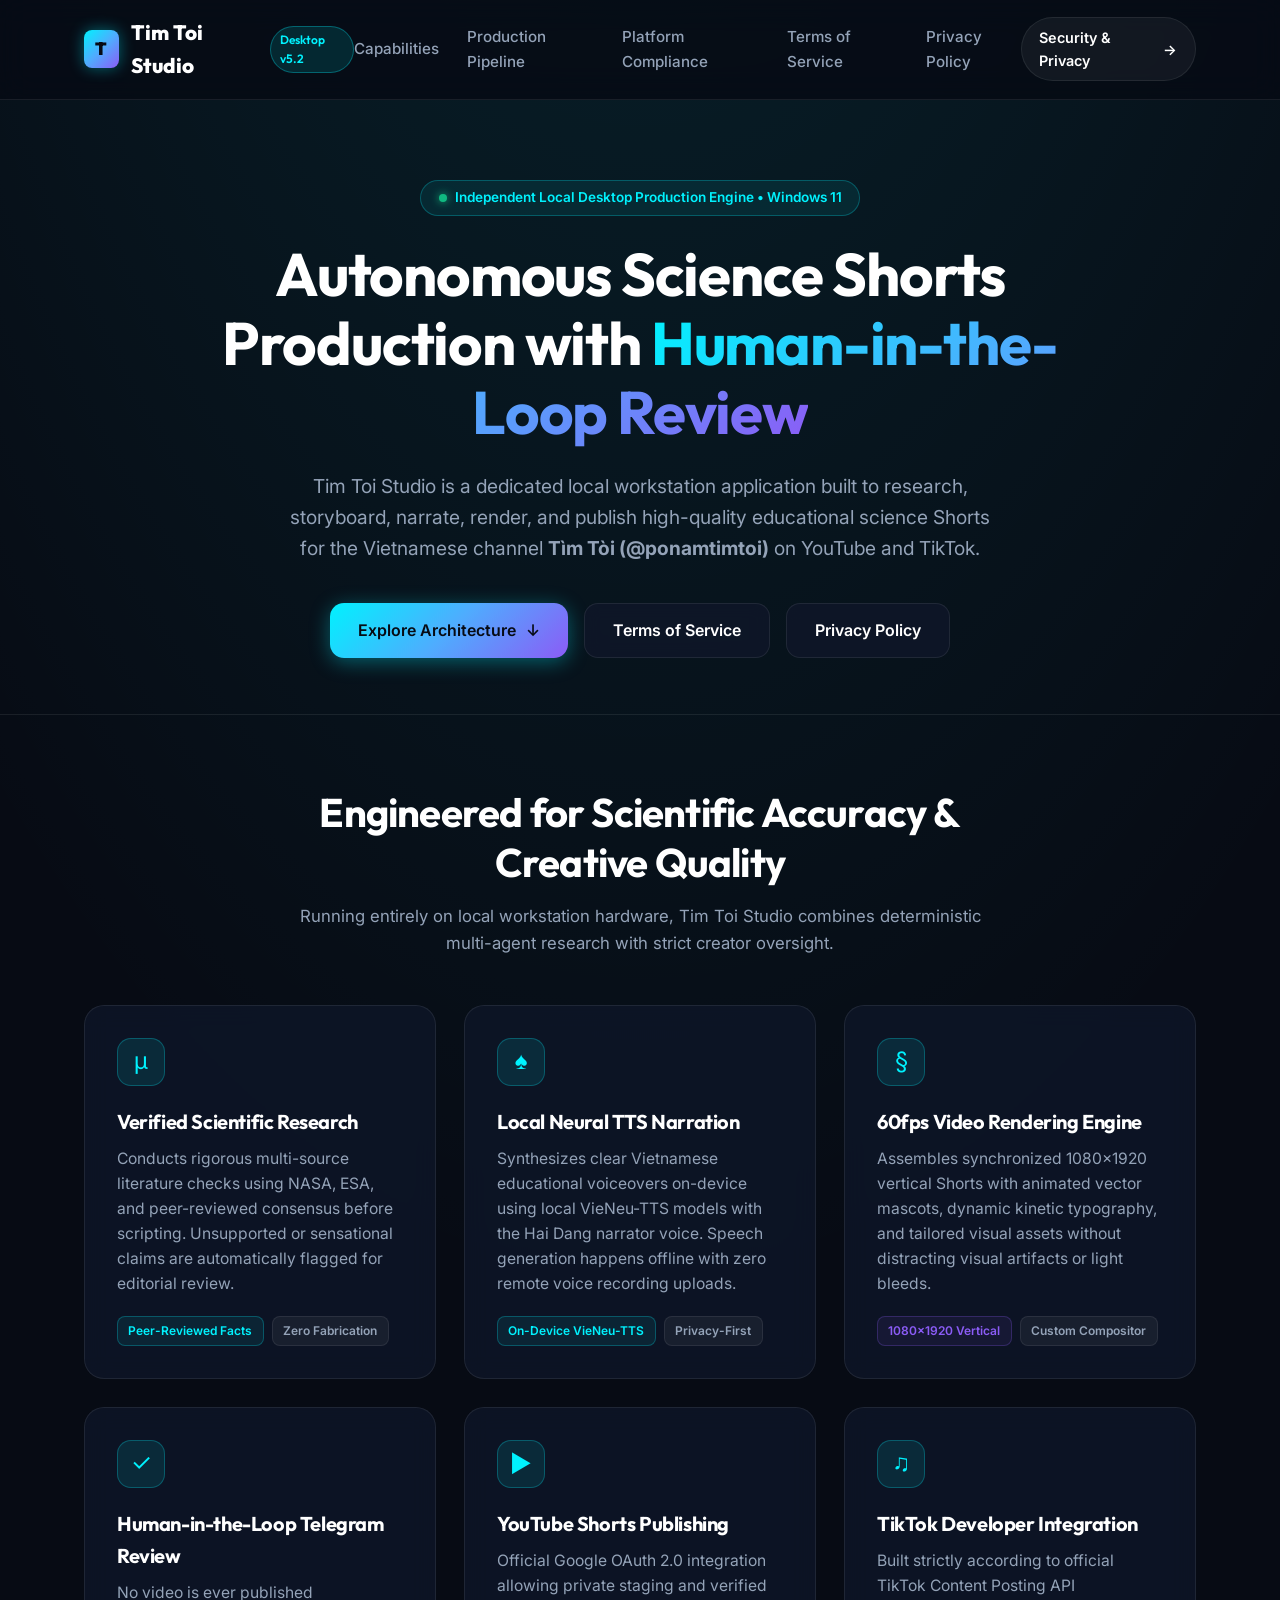
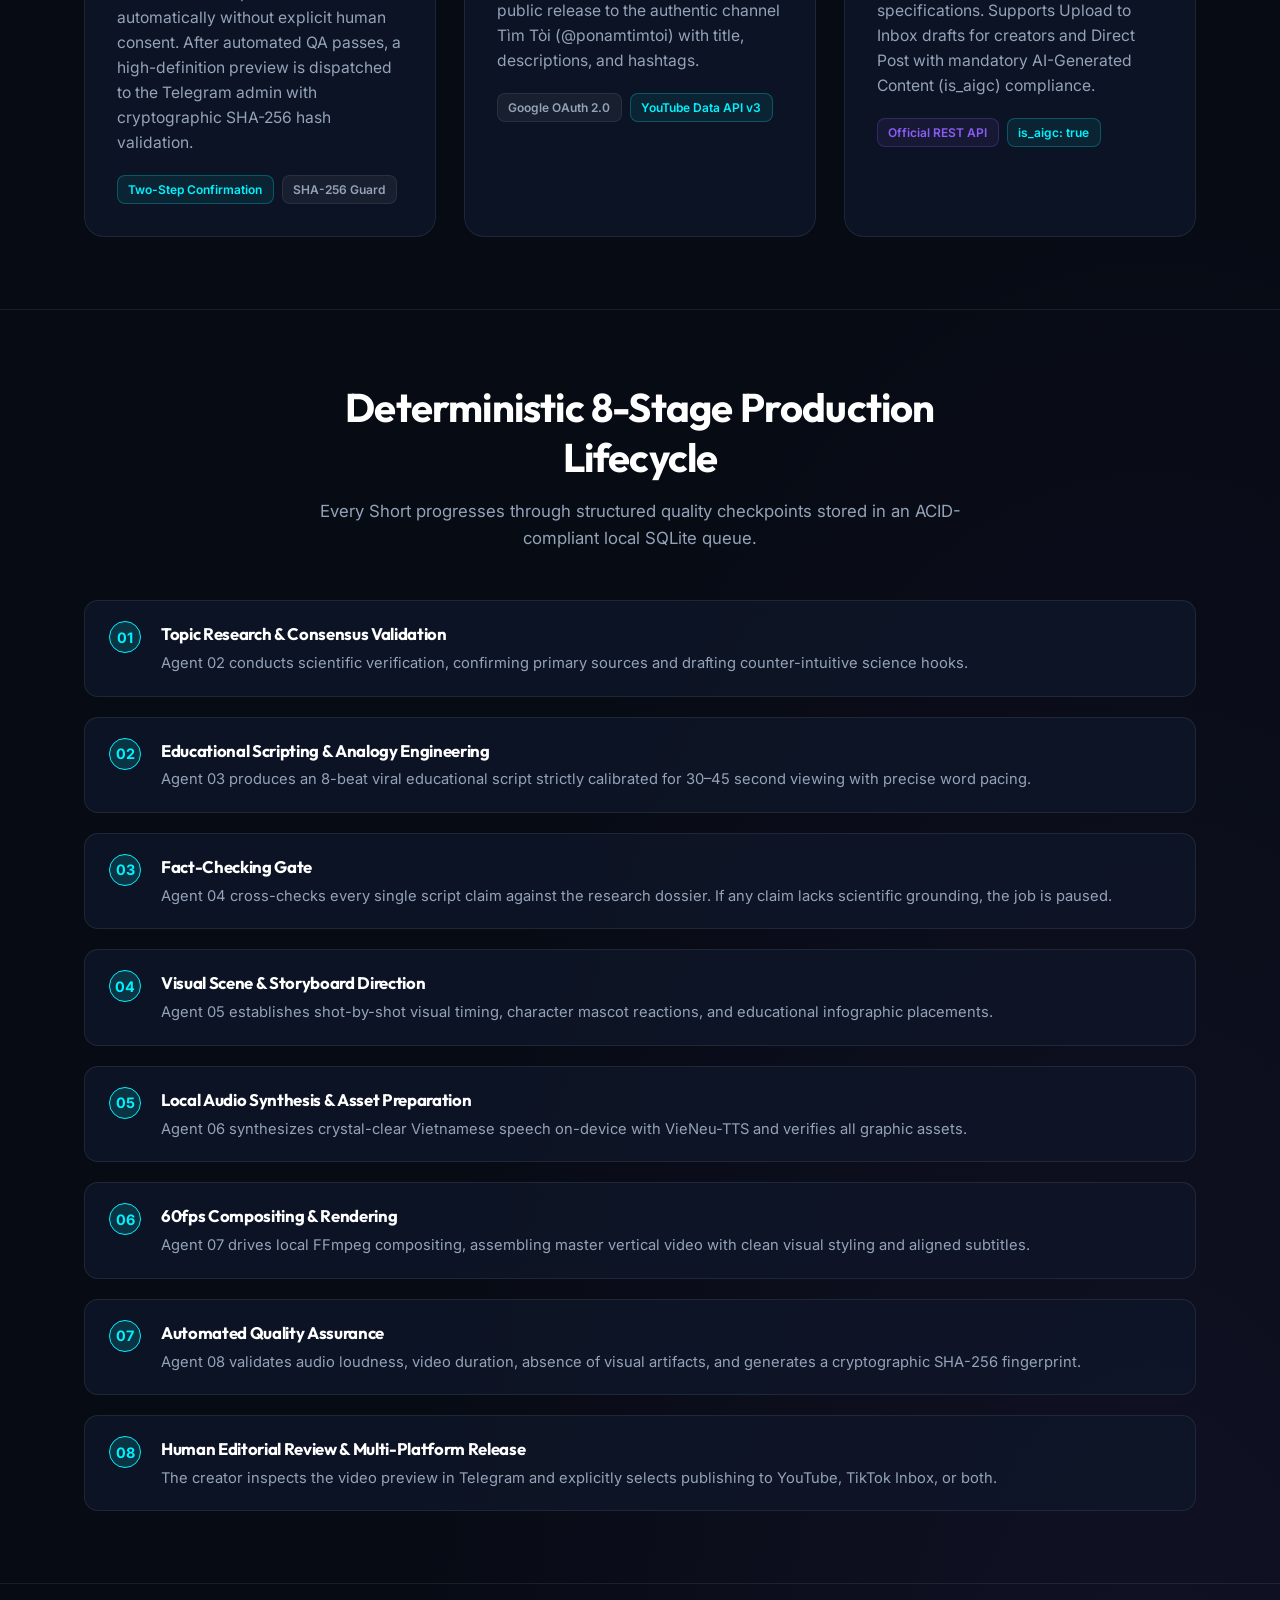
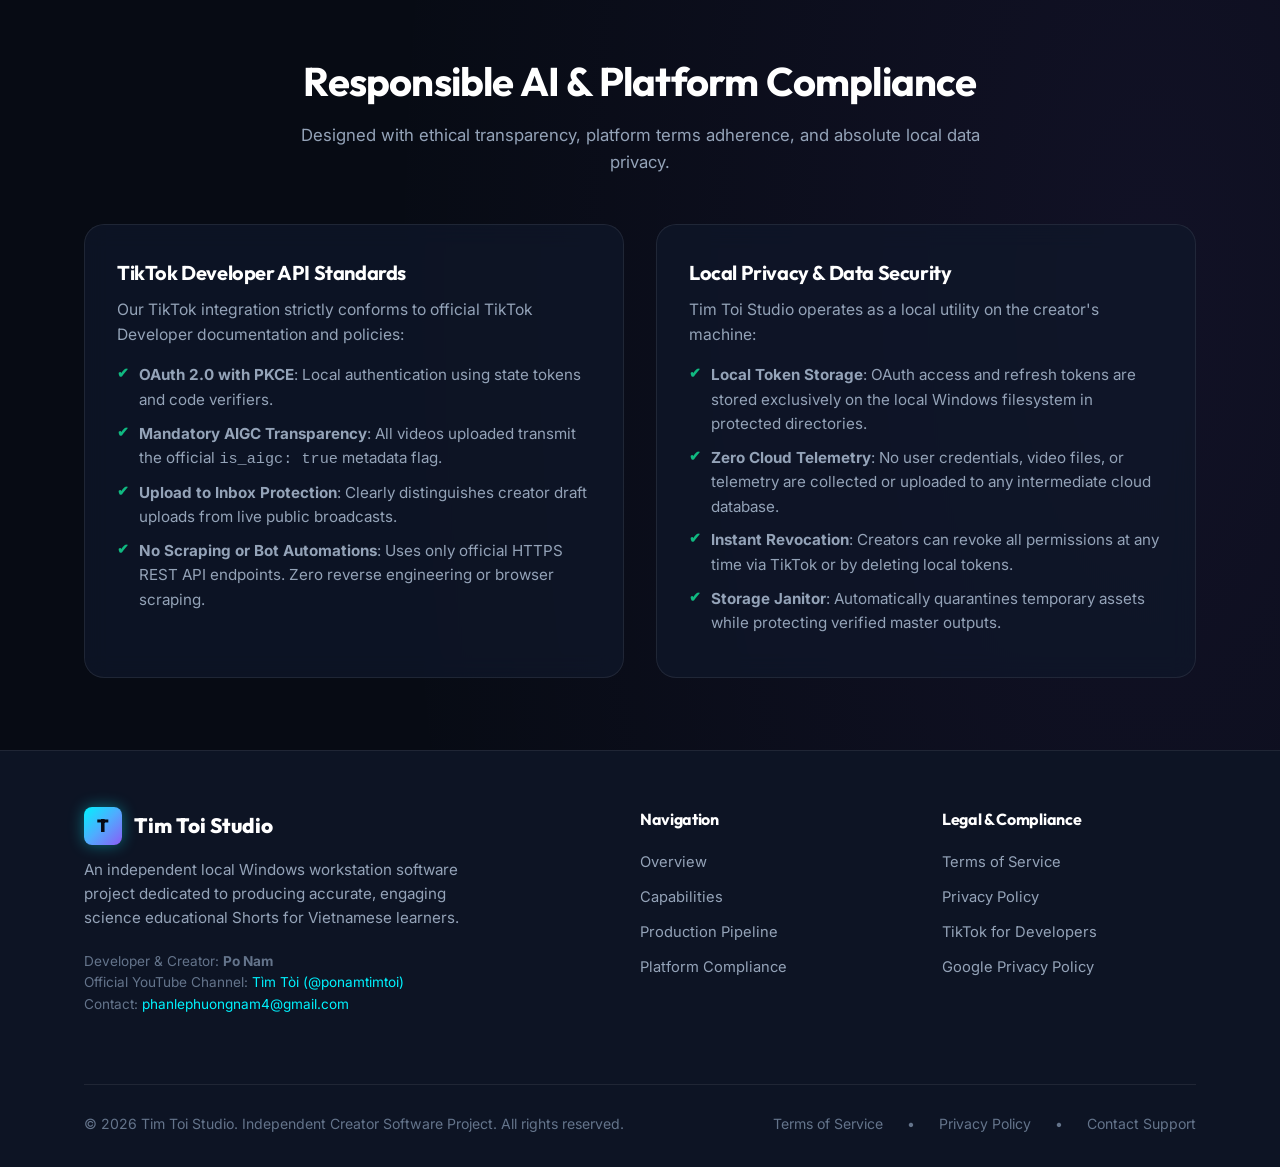
<file: index.html>
<!DOCTYPE html>
<html lang="en">
<head>
  <meta charset="UTF-8">
  <meta name="viewport" content="width=device-width, initial-scale=1.0">
  <title>Tim Toi Studio — AI-Assisted Science Shorts Production Engine</title>
  <meta name="description" content="Tim Toi Studio is an independent Windows-based AI-assisted production workstation for generating, verifying, and publishing educational science Shorts to YouTube and TikTok with human-in-the-loop review.">
  <link rel="preconnect" href="https://fonts.googleapis.com">
  <link rel="preconnect" href="https://fonts.gstatic.com" crossorigin>
  <link href="https://fonts.googleapis.com/css2?family=Inter:wght@400;500;600;700&family=Outfit:wght@600;700;800;900&display=swap" rel="stylesheet">
  <link rel="stylesheet" href="style.css">
  <!-- OpenGraph -->
  <meta property="og:title" content="Tim Toi Studio — AI-Assisted Science Shorts Engine">
  <meta property="og:description" content="Independent Windows workstation for verified science Shorts production and multi-platform publishing.">
  <meta property="og:type" content="website">
</head>
<body>

  <!-- Site Navigation -->
  <header class="site-header">
    <div class="container nav-wrap">
      <a href="index.html" class="brand">
        <div class="brand-icon">T</div>
        <span>Tim Toi Studio</span>
        <span class="brand-badge">Desktop v5.2</span>
      </a>
      <nav>
        <ul class="nav-links">
          <li><a href="#capabilities">Capabilities</a></li>
          <li><a href="#pipeline">Production Pipeline</a></li>
          <li><a href="#compliance">Platform Compliance</a></li>
          <li><a href="terms.html">Terms of Service</a></li>
          <li><a href="privacy.html">Privacy Policy</a></li>
        </ul>
      </nav>
      <a href="privacy.html" class="nav-cta">
        <span>Security &amp; Privacy</span>
        <span>&rarr;</span>
      </a>
    </div>
  </header>

  <!-- Hero Section -->
  <main>
    <section class="hero">
      <div class="container">
        <div class="hero-pill">
          <span class="dot"></span>
          <span>Independent Local Desktop Production Engine &bull; Windows 11</span>
        </div>
        <h1 class="hero-title">
          Autonomous Science Shorts Production with <span class="gradient-text">Human-in-the-Loop Review</span>
        </h1>
        <p class="hero-desc">
          Tim Toi Studio is a dedicated local workstation application built to research, storyboard, narrate, render, and publish high-quality educational science Shorts for the Vietnamese channel <strong>Tìm Tòi (@ponamtimtoi)</strong> on YouTube and TikTok.
        </p>
        <div class="hero-actions">
          <a href="#capabilities" class="btn btn-primary">
            <span>Explore Architecture</span>
            <span>&darr;</span>
          </a>
          <a href="terms.html" class="btn btn-secondary">Terms of Service</a>
          <a href="privacy.html" class="btn btn-secondary">Privacy Policy</a>
        </div>
      </div>
    </section>

    <!-- Key Capabilities Grid -->
    <section id="capabilities" class="section">
      <div class="container">
        <div class="section-header">
          <h2>Engineered for Scientific Accuracy &amp; Creative Quality</h2>
          <p>Running entirely on local workstation hardware, Tim Toi Studio combines deterministic multi-agent research with strict creator oversight.</p>
        </div>

        <div class="grid-3">
          <!-- Card 1 -->
          <div class="card">
            <div class="card-icon">&micro;</div>
            <h3>Verified Scientific Research</h3>
            <p>Conducts rigorous multi-source literature checks using NASA, ESA, and peer-reviewed consensus before scripting. Unsupported or sensational claims are automatically flagged for editorial review.</p>
            <div class="tag-group">
              <span class="tag tag-cyan">Peer-Reviewed Facts</span>
              <span class="tag">Zero Fabrication</span>
            </div>
          </div>

          <!-- Card 2 -->
          <div class="card">
            <div class="card-icon">&spades;</div>
            <h3>Local Neural TTS Narration</h3>
            <p>Synthesizes clear Vietnamese educational voiceovers on-device using local VieNeu-TTS models with the Hai Dang narrator voice. Speech generation happens offline with zero remote voice recording uploads.</p>
            <div class="tag-group">
              <span class="tag tag-cyan">On-Device VieNeu-TTS</span>
              <span class="tag">Privacy-First</span>
            </div>
          </div>

          <!-- Card 3 -->
          <div class="card">
            <div class="card-icon">&sect;</div>
            <h3>60fps Video Rendering Engine</h3>
            <p>Assembles synchronized 1080x1920 vertical Shorts with animated vector mascots, dynamic kinetic typography, and tailored visual assets without distracting visual artifacts or light bleeds.</p>
            <div class="tag-group">
              <span class="tag tag-purple">1080x1920 Vertical</span>
              <span class="tag">Custom Compositor</span>
            </div>
          </div>

          <!-- Card 4 -->
          <div class="card">
            <div class="card-icon">&check;</div>
            <h3>Human-in-the-Loop Telegram Review</h3>
            <p>No video is ever published automatically without explicit human consent. After automated QA passes, a high-definition preview is dispatched to the Telegram admin with cryptographic SHA-256 hash validation.</p>
            <div class="tag-group">
              <span class="tag tag-cyan">Two-Step Confirmation</span>
              <span class="tag">SHA-256 Guard</span>
            </div>
          </div>

          <!-- Card 5 -->
          <div class="card">
            <div class="card-icon">&#9654;</div>
            <h3>YouTube Shorts Publishing</h3>
            <p>Official Google OAuth 2.0 integration allowing private staging and verified public release to the authentic channel Tìm Tòi (@ponamtimtoi) with title, descriptions, and hashtags.</p>
            <div class="tag-group">
              <span class="tag">Google OAuth 2.0</span>
              <span class="tag tag-cyan">YouTube Data API v3</span>
            </div>
          </div>

          <!-- Card 6 -->
          <div class="card">
            <div class="card-icon">&#9835;</div>
            <h3>TikTok Developer Integration</h3>
            <p>Built strictly according to official TikTok Content Posting API specifications. Supports Upload to Inbox drafts for creators and Direct Post with mandatory AI-Generated Content (is_aigc) compliance.</p>
            <div class="tag-group">
              <span class="tag tag-purple">Official REST API</span>
              <span class="tag tag-cyan">is_aigc: true</span>
            </div>
          </div>
        </div>
      </div>
    </section>

    <!-- Multi-Agent Production Pipeline -->
    <section id="pipeline" class="section">
      <div class="container">
        <div class="section-header">
          <h2>Deterministic 8-Stage Production Lifecycle</h2>
          <p>Every Short progresses through structured quality checkpoints stored in an ACID-compliant local SQLite queue.</p>
        </div>

        <div class="pipeline-flow">
          <div class="flow-step">
            <div class="step-num">01</div>
            <div class="step-content">
              <h4>Topic Research &amp; Consensus Validation</h4>
              <p>Agent 02 conducts scientific verification, confirming primary sources and drafting counter-intuitive science hooks.</p>
            </div>
          </div>

          <div class="flow-step">
            <div class="step-num">02</div>
            <div class="step-content">
              <h4>Educational Scripting &amp; Analogy Engineering</h4>
              <p>Agent 03 produces an 8-beat viral educational script strictly calibrated for 30–45 second viewing with precise word pacing.</p>
            </div>
          </div>

          <div class="flow-step">
            <div class="step-num">03</div>
            <div class="step-content">
              <h4>Fact-Checking Gate</h4>
              <p>Agent 04 cross-checks every single script claim against the research dossier. If any claim lacks scientific grounding, the job is paused.</p>
            </div>
          </div>

          <div class="flow-step">
            <div class="step-num">04</div>
            <div class="step-content">
              <h4>Visual Scene &amp; Storyboard Direction</h4>
              <p>Agent 05 establishes shot-by-shot visual timing, character mascot reactions, and educational infographic placements.</p>
            </div>
          </div>

          <div class="flow-step">
            <div class="step-num">05</div>
            <div class="step-content">
              <h4>Local Audio Synthesis &amp; Asset Preparation</h4>
              <p>Agent 06 synthesizes crystal-clear Vietnamese speech on-device with VieNeu-TTS and verifies all graphic assets.</p>
            </div>
          </div>

          <div class="flow-step">
            <div class="step-num">06</div>
            <div class="step-content">
              <h4>60fps Compositing &amp; Rendering</h4>
              <p>Agent 07 drives local FFmpeg compositing, assembling master vertical video with clean visual styling and aligned subtitles.</p>
            </div>
          </div>

          <div class="flow-step">
            <div class="step-num">07</div>
            <div class="step-content">
              <h4>Automated Quality Assurance</h4>
              <p>Agent 08 validates audio loudness, video duration, absence of visual artifacts, and generates a cryptographic SHA-256 fingerprint.</p>
            </div>
          </div>

          <div class="flow-step">
            <div class="step-num">08</div>
            <div class="step-content">
              <h4>Human Editorial Review &amp; Multi-Platform Release</h4>
              <p>The creator inspects the video preview in Telegram and explicitly selects publishing to YouTube, TikTok Inbox, or both.</p>
            </div>
          </div>
        </div>
      </div>
    </section>

    <!-- Platform Compliance & Security Highlights -->
    <section id="compliance" class="section">
      <div class="container">
        <div class="section-header">
          <h2>Responsible AI &amp; Platform Compliance</h2>
          <p>Designed with ethical transparency, platform terms adherence, and absolute local data privacy.</p>
        </div>

        <div class="grid-2">
          <div class="card">
            <h3>TikTok Developer API Standards</h3>
            <p>Our TikTok integration strictly conforms to official TikTok Developer documentation and policies:</p>
            <ul>
              <li><strong>OAuth 2.0 with PKCE</strong>: Local authentication using state tokens and code verifiers.</li>
              <li><strong>Mandatory AIGC Transparency</strong>: All videos uploaded transmit the official <code>is_aigc: true</code> metadata flag.</li>
              <li><strong>Upload to Inbox Protection</strong>: Clearly distinguishes creator draft uploads from live public broadcasts.</li>
              <li><strong>No Scraping or Bot Automations</strong>: Uses only official HTTPS REST API endpoints. Zero reverse engineering or browser scraping.</li>
            </ul>
          </div>

          <div class="card">
            <h3>Local Privacy &amp; Data Security</h3>
            <p>Tim Toi Studio operates as a local utility on the creator's machine:</p>
            <ul>
              <li><strong>Local Token Storage</strong>: OAuth access and refresh tokens are stored exclusively on the local Windows filesystem in protected directories.</li>
              <li><strong>Zero Cloud Telemetry</strong>: No user credentials, video files, or telemetry are collected or uploaded to any intermediate cloud database.</li>
              <li><strong>Instant Revocation</strong>: Creators can revoke all permissions at any time via TikTok or by deleting local tokens.</li>
              <li><strong>Storage Janitor</strong>: Automatically quarantines temporary assets while protecting verified master outputs.</li>
            </ul>
          </div>
        </div>
      </div>
    </section>
  </main>

  <!-- Site Footer -->
  <footer class="site-footer">
    <div class="container">
      <div class="footer-top">
        <div class="footer-about">
          <div class="brand" style="margin-bottom: 0.8rem;">
            <div class="brand-icon">T</div>
            <span>Tim Toi Studio</span>
          </div>
          <p>An independent local Windows workstation software project dedicated to producing accurate, engaging science educational Shorts for Vietnamese learners.</p>
          <p style="font-size: 0.85rem; color: var(--text-muted); margin-top: 0.5rem;">
            Developer &amp; Creator: <strong>Po Nam</strong><br>
            Official YouTube Channel: <a href="https://www.youtube.com/@ponamtimtoi" target="_blank" rel="noopener">Tìm Tòi (@ponamtimtoi)</a><br>
            Contact: <a href="mailto:phanlephuongnam4@gmail.com">phanlephuongnam4@gmail.com</a>
          </p>
        </div>

        <div class="footer-col">
          <h4>Navigation</h4>
          <ul>
            <li><a href="index.html">Overview</a></li>
            <li><a href="#capabilities">Capabilities</a></li>
            <li><a href="#pipeline">Production Pipeline</a></li>
            <li><a href="#compliance">Platform Compliance</a></li>
          </ul>
        </div>

        <div class="footer-col">
          <h4>Legal &amp; Compliance</h4>
          <ul>
            <li><a href="terms.html">Terms of Service</a></li>
            <li><a href="privacy.html">Privacy Policy</a></li>
            <li><a href="https://developers.tiktok.com/" target="_blank" rel="noopener">TikTok for Developers</a></li>
            <li><a href="https://policies.google.com/privacy" target="_blank" rel="noopener">Google Privacy Policy</a></li>
          </ul>
        </div>
      </div>

      <div class="footer-bottom">
        <div>
          &copy; 2026 Tim Toi Studio. Independent Creator Software Project. All rights reserved.
        </div>
        <div class="footer-links-inline">
          <a href="terms.html">Terms of Service</a>
          <span>&bull;</span>
          <a href="privacy.html">Privacy Policy</a>
          <span>&bull;</span>
          <a href="mailto:phanlephuongnam4@gmail.com">Contact Support</a>
        </div>
      </div>
    </div>
  </footer>

</body>
</html>
</file>
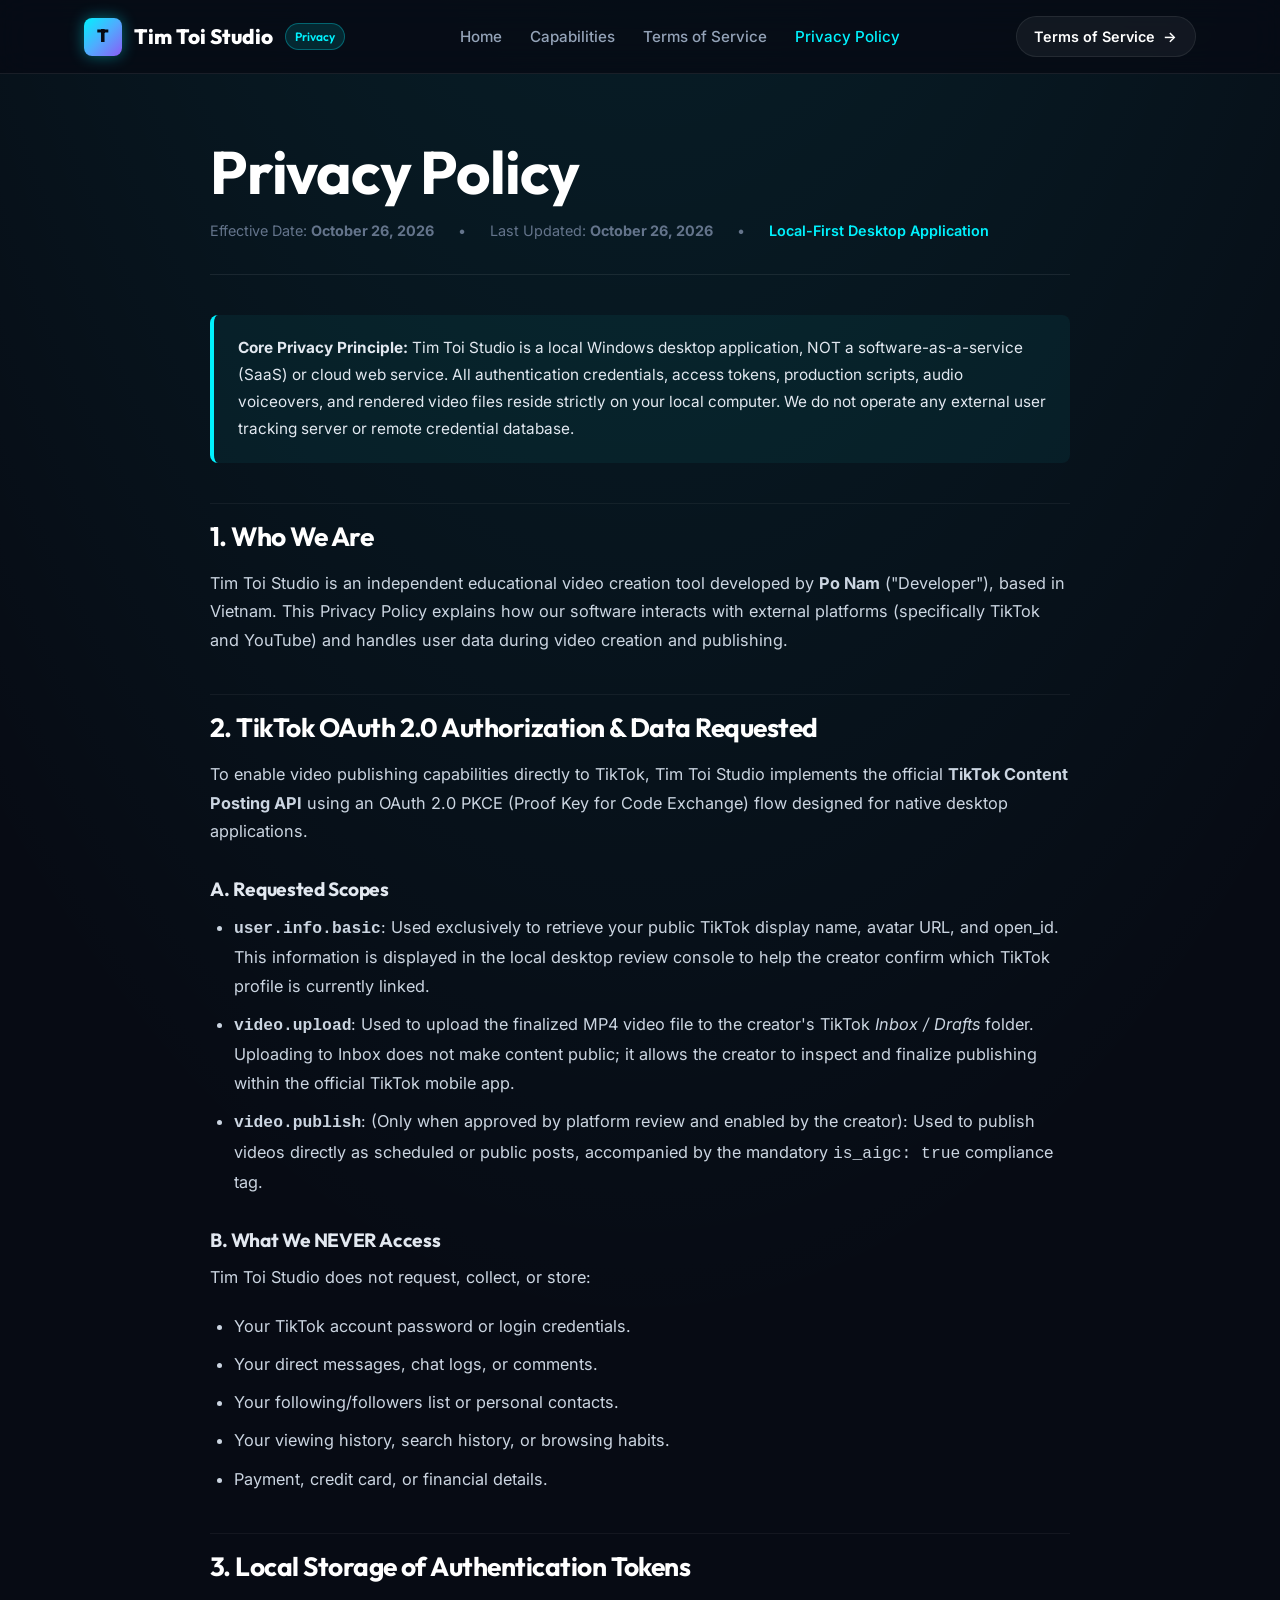
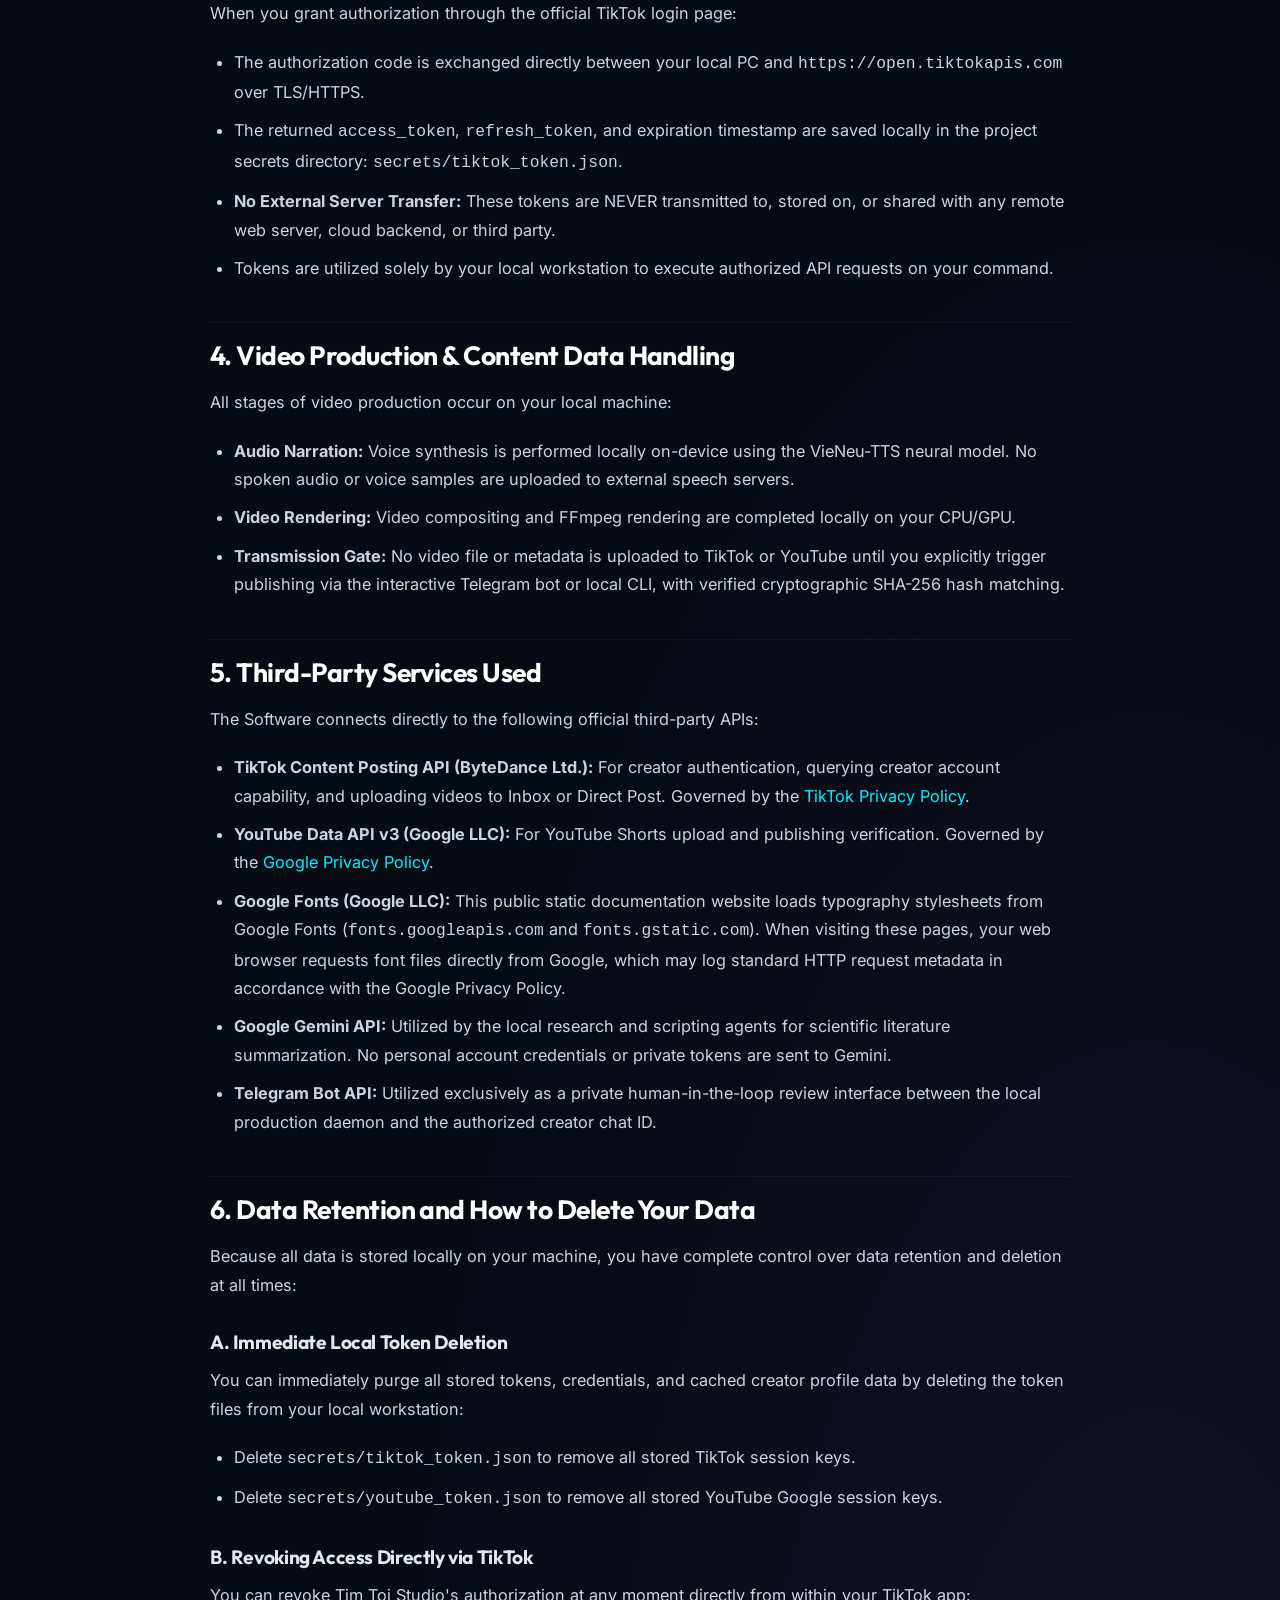
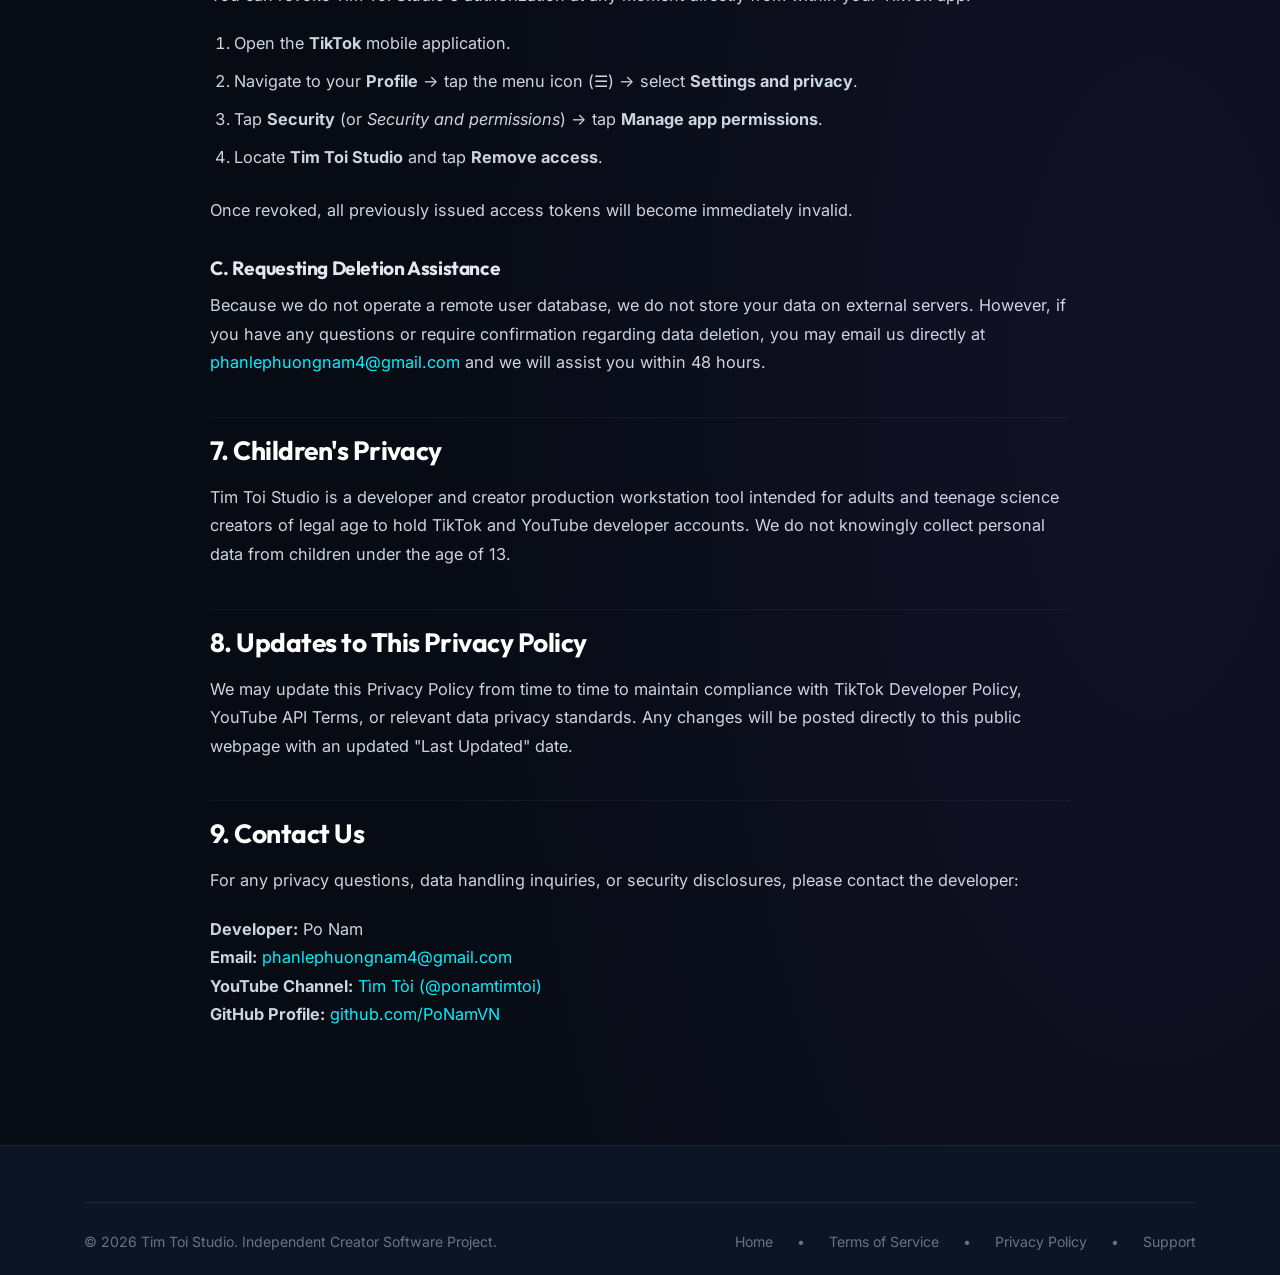
<file: privacy.html>
<!DOCTYPE html>
<html lang="en">
<head>
  <meta charset="UTF-8">
  <meta name="viewport" content="width=device-width, initial-scale=1.0">
  <title>Privacy Policy — Tim Toi Studio</title>
  <meta name="description" content="Privacy Policy for Tim Toi Studio. Learn how your data, TikTok OAuth tokens, and video assets are handled locally and securely on your device.">
  <link rel="preconnect" href="https://fonts.googleapis.com">
  <link rel="preconnect" href="https://fonts.gstatic.com" crossorigin>
  <link href="https://fonts.googleapis.com/css2?family=Inter:wght@400;500;600;700&family=Outfit:wght@600;700;800;900&display=swap" rel="stylesheet">
  <link rel="stylesheet" href="style.css">
  <meta property="og:title" content="Privacy Policy — Tim Toi Studio">
  <meta property="og:description" content="Transparent privacy policy for Tim Toi Studio desktop application and TikTok API integration.">
</head>
<body>

  <!-- Site Navigation -->
  <header class="site-header">
    <div class="container nav-wrap">
      <a href="index.html" class="brand">
        <div class="brand-icon">T</div>
        <span>Tim Toi Studio</span>
        <span class="brand-badge">Privacy</span>
      </a>
      <nav>
        <ul class="nav-links">
          <li><a href="index.html">Home</a></li>
          <li><a href="index.html#capabilities">Capabilities</a></li>
          <li><a href="terms.html">Terms of Service</a></li>
          <li><a href="privacy.html" class="active">Privacy Policy</a></li>
        </ul>
      </nav>
      <a href="terms.html" class="nav-cta">
        <span>Terms of Service</span>
        <span>&rarr;</span>
      </a>
    </div>
  </header>

  <main class="container">
    <article class="legal-wrapper">
      <header class="legal-header">
        <h1>Privacy Policy</h1>
        <div class="legal-meta">
          <span>Effective Date: <strong>October 26, 2026</strong></span>
          <span>&bull;</span>
          <span>Last Updated: <strong>October 26, 2026</strong></span>
          <span>&bull;</span>
          <span class="legal-badge">Local-First Desktop Application</span>
        </div>
      </header>

      <div class="legal-content">
        <div class="callout-box">
          <p>
            <strong>Core Privacy Principle:</strong> Tim Toi Studio is a local Windows desktop application, NOT a software-as-a-service (SaaS) or cloud web service. All authentication credentials, access tokens, production scripts, audio voiceovers, and rendered video files reside strictly on your local computer. We do not operate any external user tracking server or remote credential database.
          </p>
        </div>

        <h2>1. Who We Are</h2>
        <p>
          Tim Toi Studio is an independent educational video creation tool developed by <strong>Po Nam</strong> ("Developer"), based in Vietnam. This Privacy Policy explains how our software interacts with external platforms (specifically TikTok and YouTube) and handles user data during video creation and publishing.
        </p>

        <h2>2. TikTok OAuth 2.0 Authorization &amp; Data Requested</h2>
        <p>
          To enable video publishing capabilities directly to TikTok, Tim Toi Studio implements the official <strong>TikTok Content Posting API</strong> using an OAuth 2.0 PKCE (Proof Key for Code Exchange) flow designed for native desktop applications.
        </p>

        <h3>A. Requested Scopes</h3>
        <ul>
          <li>
            <strong><code>user.info.basic</code></strong>: Used exclusively to retrieve your public TikTok display name, avatar URL, and open_id. This information is displayed in the local desktop review console to help the creator confirm which TikTok profile is currently linked.
          </li>
          <li>
            <strong><code>video.upload</code></strong>: Used to upload the finalized MP4 video file to the creator's TikTok <em>Inbox / Drafts</em> folder. Uploading to Inbox does not make content public; it allows the creator to inspect and finalize publishing within the official TikTok mobile app.
          </li>
          <li>
            <strong><code>video.publish</code></strong>: (Only when approved by platform review and enabled by the creator): Used to publish videos directly as scheduled or public posts, accompanied by the mandatory <code>is_aigc: true</code> compliance tag.
          </li>
        </ul>

        <h3>B. What We NEVER Access</h3>
        <p>
          Tim Toi Studio does not request, collect, or store:
        </p>
        <ul>
          <li>Your TikTok account password or login credentials.</li>
          <li>Your direct messages, chat logs, or comments.</li>
          <li>Your following/followers list or personal contacts.</li>
          <li>Your viewing history, search history, or browsing habits.</li>
          <li>Payment, credit card, or financial details.</li>
        </ul>

        <h2>3. Local Storage of Authentication Tokens</h2>
        <p>
          When you grant authorization through the official TikTok login page:
        </p>
        <ul>
          <li>The authorization code is exchanged directly between your local PC and <code>https://open.tiktokapis.com</code> over TLS/HTTPS.</li>
          <li>The returned <code>access_token</code>, <code>refresh_token</code>, and expiration timestamp are saved locally in the project secrets directory: <code>secrets/tiktok_token.json</code>.</li>
          <li><strong>No External Server Transfer:</strong> These tokens are NEVER transmitted to, stored on, or shared with any remote web server, cloud backend, or third party.</li>
          <li>Tokens are utilized solely by your local workstation to execute authorized API requests on your command.</li>
        </ul>

        <h2>4. Video Production &amp; Content Data Handling</h2>
        <p>
          All stages of video production occur on your local machine:
        </p>
        <ul>
          <li><strong>Audio Narration:</strong> Voice synthesis is performed locally on-device using the VieNeu-TTS neural model. No spoken audio or voice samples are uploaded to external speech servers.</li>
          <li><strong>Video Rendering:</strong> Video compositing and FFmpeg rendering are completed locally on your CPU/GPU.</li>
          <li><strong>Transmission Gate:</strong> No video file or metadata is uploaded to TikTok or YouTube until you explicitly trigger publishing via the interactive Telegram bot or local CLI, with verified cryptographic SHA-256 hash matching.</li>
        </ul>

        <h2>5. Third-Party Services Used</h2>
        <p>
          The Software connects directly to the following official third-party APIs:
        </p>
        <ul>
          <li>
            <strong>TikTok Content Posting API (ByteDance Ltd.):</strong> For creator authentication, querying creator account capability, and uploading videos to Inbox or Direct Post. Governed by the <a href="https://www.tiktok.com/legal/privacy-policy" target="_blank" rel="noopener">TikTok Privacy Policy</a>.
          </li>
          <li>
            <strong>YouTube Data API v3 (Google LLC):</strong> For YouTube Shorts upload and publishing verification. Governed by the <a href="https://policies.google.com/privacy" target="_blank" rel="noopener">Google Privacy Policy</a>.
          </li>
          <li>
            <strong>Google Fonts (Google LLC):</strong> This public static documentation website loads typography stylesheets from Google Fonts (<code>fonts.googleapis.com</code> and <code>fonts.gstatic.com</code>). When visiting these pages, your web browser requests font files directly from Google, which may log standard HTTP request metadata in accordance with the Google Privacy Policy.
          </li>
          <li>
            <strong>Google Gemini API:</strong> Utilized by the local research and scripting agents for scientific literature summarization. No personal account credentials or private tokens are sent to Gemini.
          </li>
          <li>
            <strong>Telegram Bot API:</strong> Utilized exclusively as a private human-in-the-loop review interface between the local production daemon and the authorized creator chat ID.
          </li>
        </ul>

        <h2>6. Data Retention and How to Delete Your Data</h2>
        <p>
          Because all data is stored locally on your machine, you have complete control over data retention and deletion at all times:
        </p>

        <h3>A. Immediate Local Token Deletion</h3>
        <p>
          You can immediately purge all stored tokens, credentials, and cached creator profile data by deleting the token files from your local workstation:
        </p>
        <ul>
          <li>Delete <code>secrets/tiktok_token.json</code> to remove all stored TikTok session keys.</li>
          <li>Delete <code>secrets/youtube_token.json</code> to remove all stored YouTube Google session keys.</li>
        </ul>

        <h3>B. Revoking Access Directly via TikTok</h3>
        <p>
          You can revoke Tim Toi Studio's authorization at any moment directly from within your TikTok app:
        </p>
        <ol>
          <li>Open the <strong>TikTok</strong> mobile application.</li>
          <li>Navigate to your <strong>Profile</strong> &rarr; tap the menu icon (&#9776;) &rarr; select <strong>Settings and privacy</strong>.</li>
          <li>Tap <strong>Security</strong> (or <em>Security and permissions</em>) &rarr; tap <strong>Manage app permissions</strong>.</li>
          <li>Locate <strong>Tim Toi Studio</strong> and tap <strong>Remove access</strong>.</li>
        </ol>
        <p>
          Once revoked, all previously issued access tokens will become immediately invalid.
        </p>

        <h3>C. Requesting Deletion Assistance</h3>
        <p>
          Because we do not operate a remote user database, we do not store your data on external servers. However, if you have any questions or require confirmation regarding data deletion, you may email us directly at <a href="mailto:phanlephuongnam4@gmail.com">phanlephuongnam4@gmail.com</a> and we will assist you within 48 hours.
        </p>

        <h2>7. Children's Privacy</h2>
        <p>
          Tim Toi Studio is a developer and creator production workstation tool intended for adults and teenage science creators of legal age to hold TikTok and YouTube developer accounts. We do not knowingly collect personal data from children under the age of 13.
        </p>

        <h2>8. Updates to This Privacy Policy</h2>
        <p>
          We may update this Privacy Policy from time to time to maintain compliance with TikTok Developer Policy, YouTube API Terms, or relevant data privacy standards. Any changes will be posted directly to this public webpage with an updated "Last Updated" date.
        </p>

        <h2>9. Contact Us</h2>
        <p>
          For any privacy questions, data handling inquiries, or security disclosures, please contact the developer:
        </p>
        <p>
          <strong>Developer:</strong> Po Nam<br>
          <strong>Email:</strong> <a href="mailto:phanlephuongnam4@gmail.com">phanlephuongnam4@gmail.com</a><br>
          <strong>YouTube Channel:</strong> <a href="https://www.youtube.com/@ponamtimtoi" target="_blank" rel="noopener">Tìm Tòi (@ponamtimtoi)</a><br>
          <strong>GitHub Profile:</strong> <a href="https://github.com/PoNamVN" target="_blank" rel="noopener">github.com/PoNamVN</a>
        </p>
      </div>
    </article>
  </main>

  <!-- Site Footer -->
  <footer class="site-footer">
    <div class="container">
      <div class="footer-bottom">
        <div>
          &copy; 2026 Tim Toi Studio. Independent Creator Software Project.
        </div>
        <div class="footer-links-inline">
          <a href="index.html">Home</a>
          <span>&bull;</span>
          <a href="terms.html">Terms of Service</a>
          <span>&bull;</span>
          <a href="privacy.html">Privacy Policy</a>
          <span>&bull;</span>
          <a href="mailto:phanlephuongnam4@gmail.com">Support</a>
        </div>
      </div>
    </div>
  </footer>

</body>
</html>
</file>
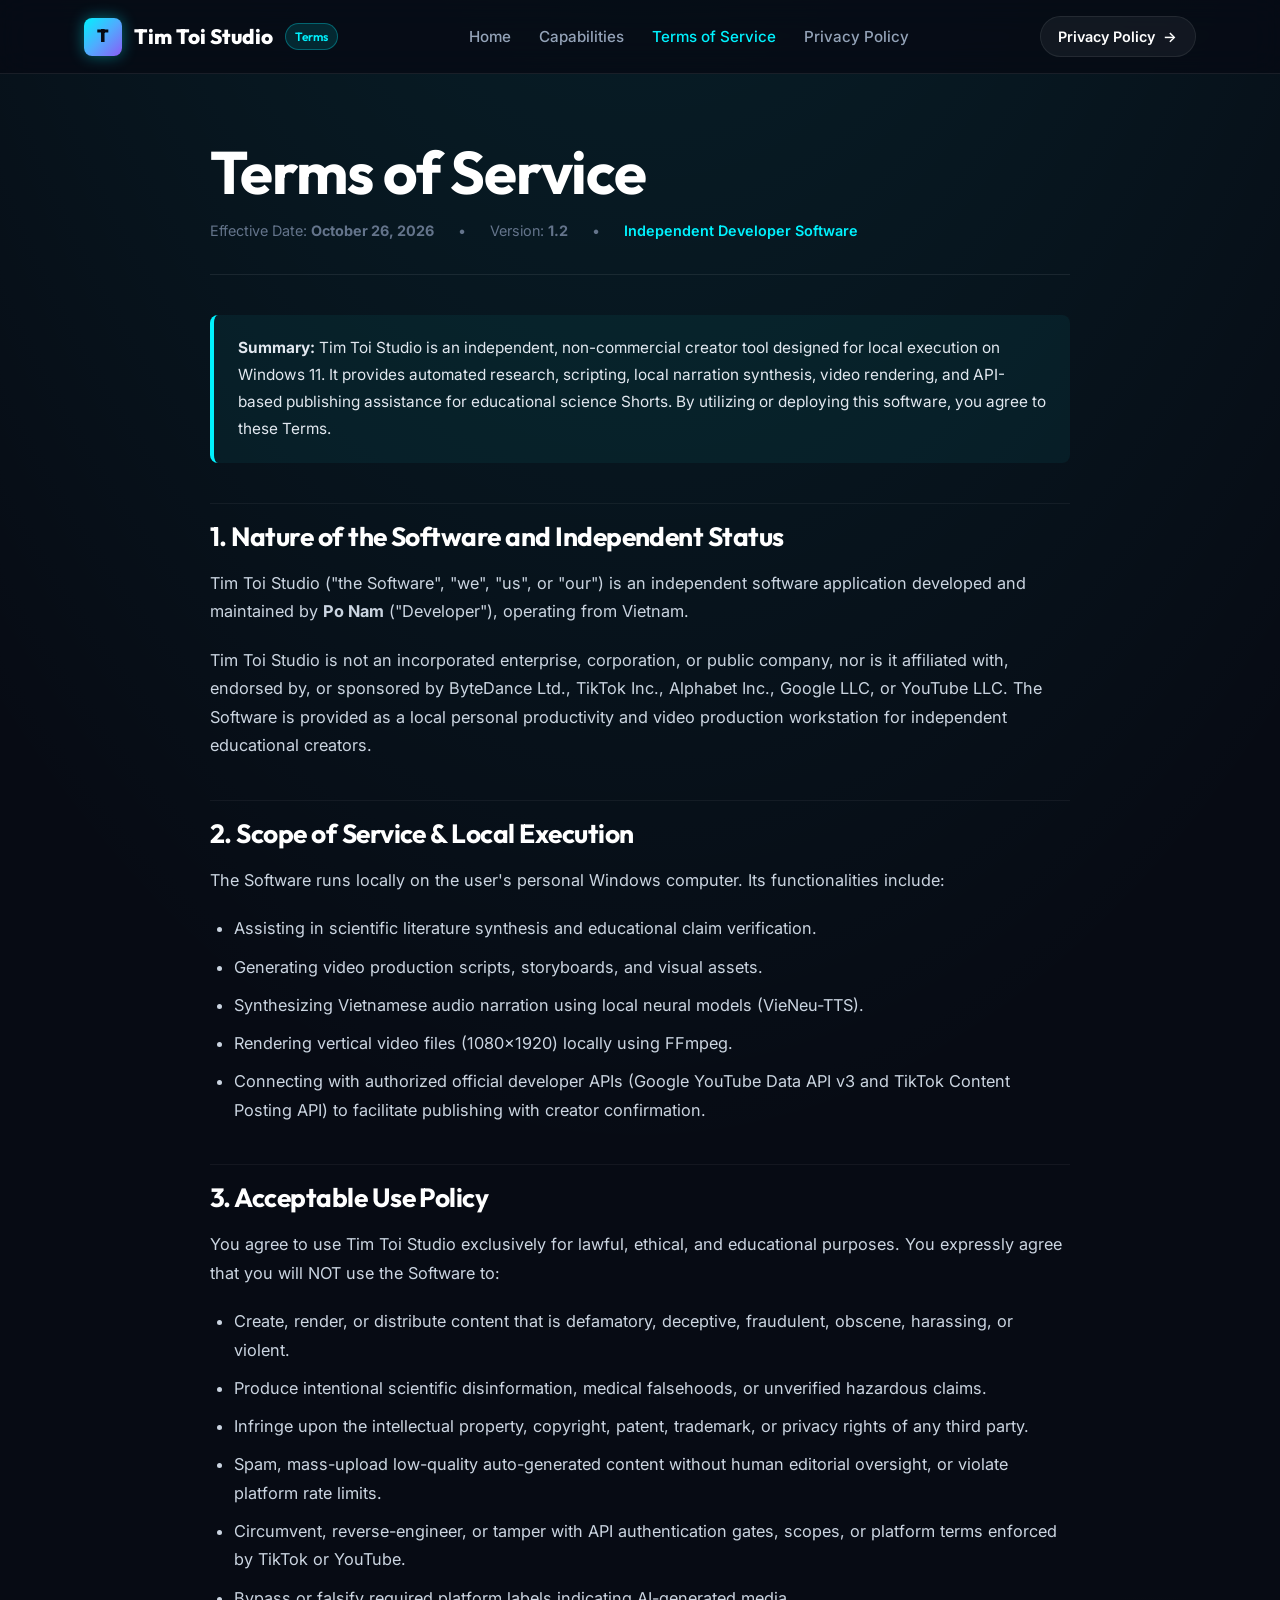
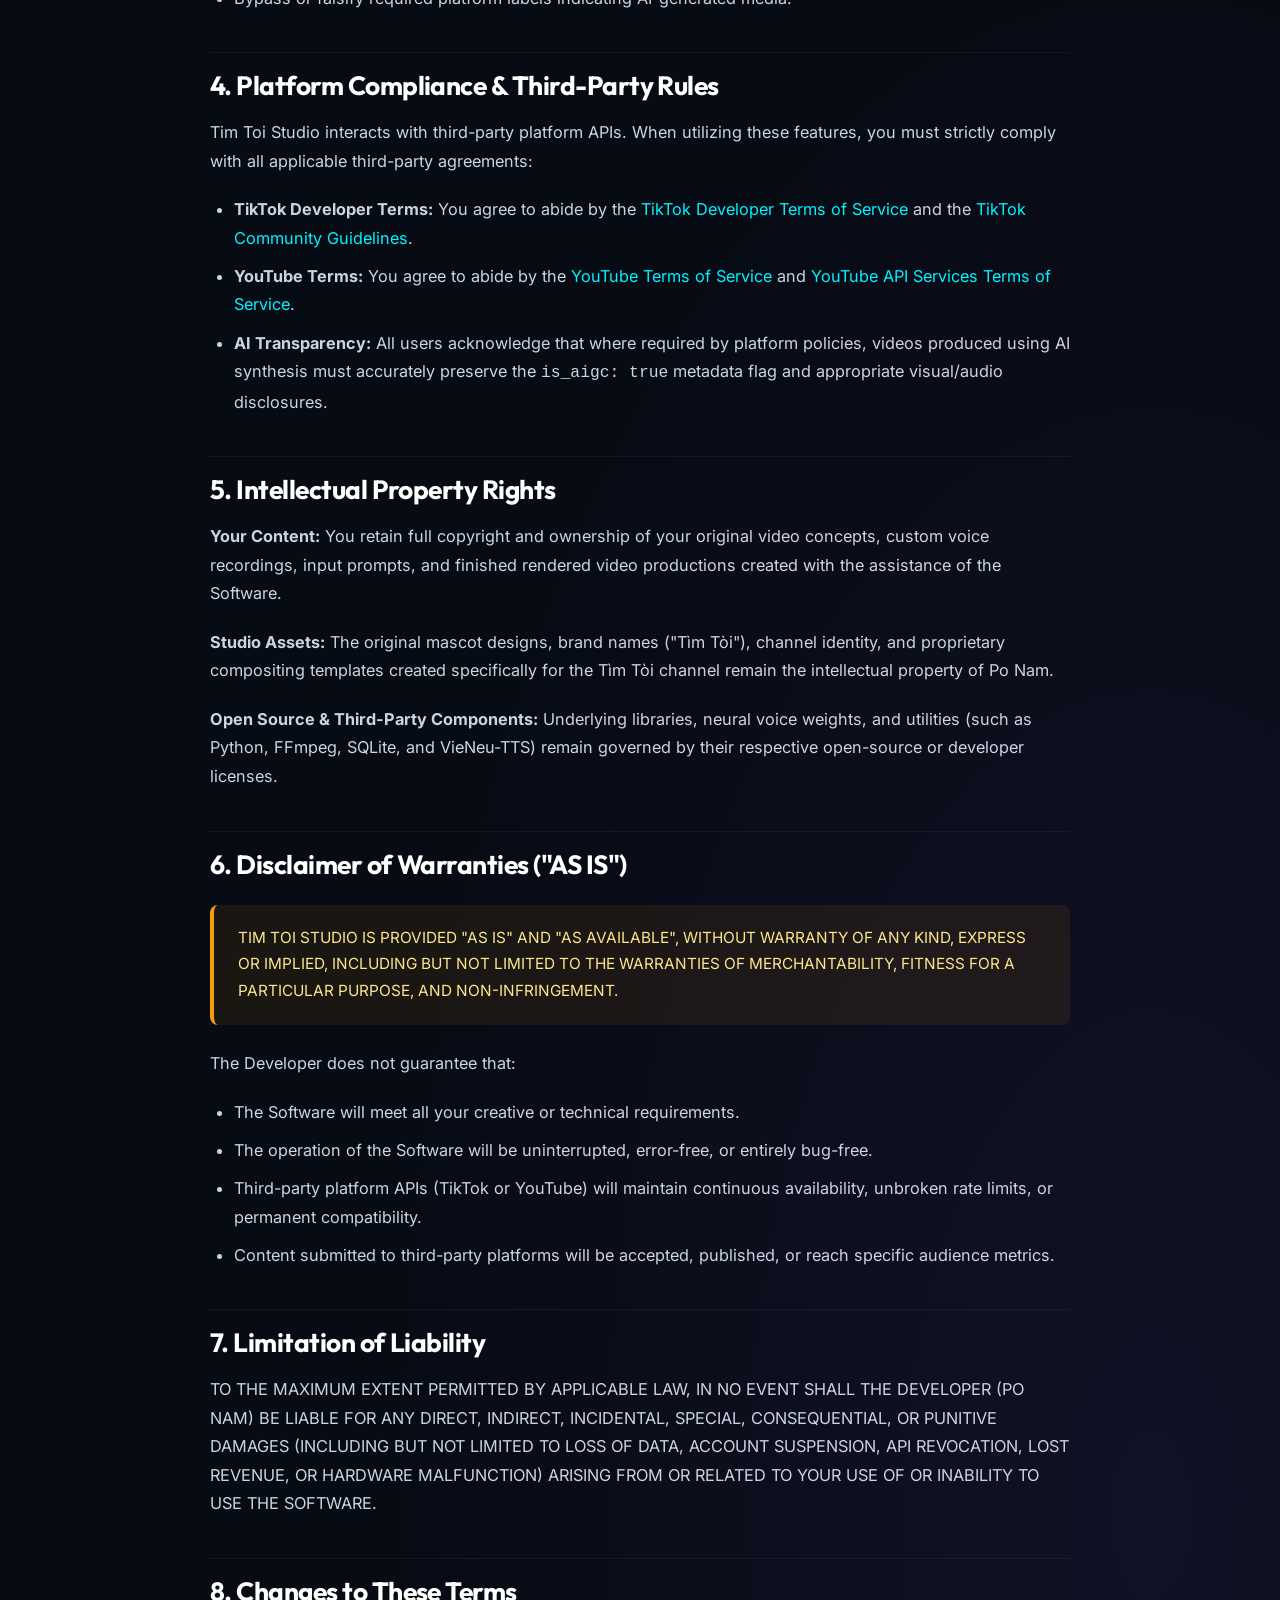
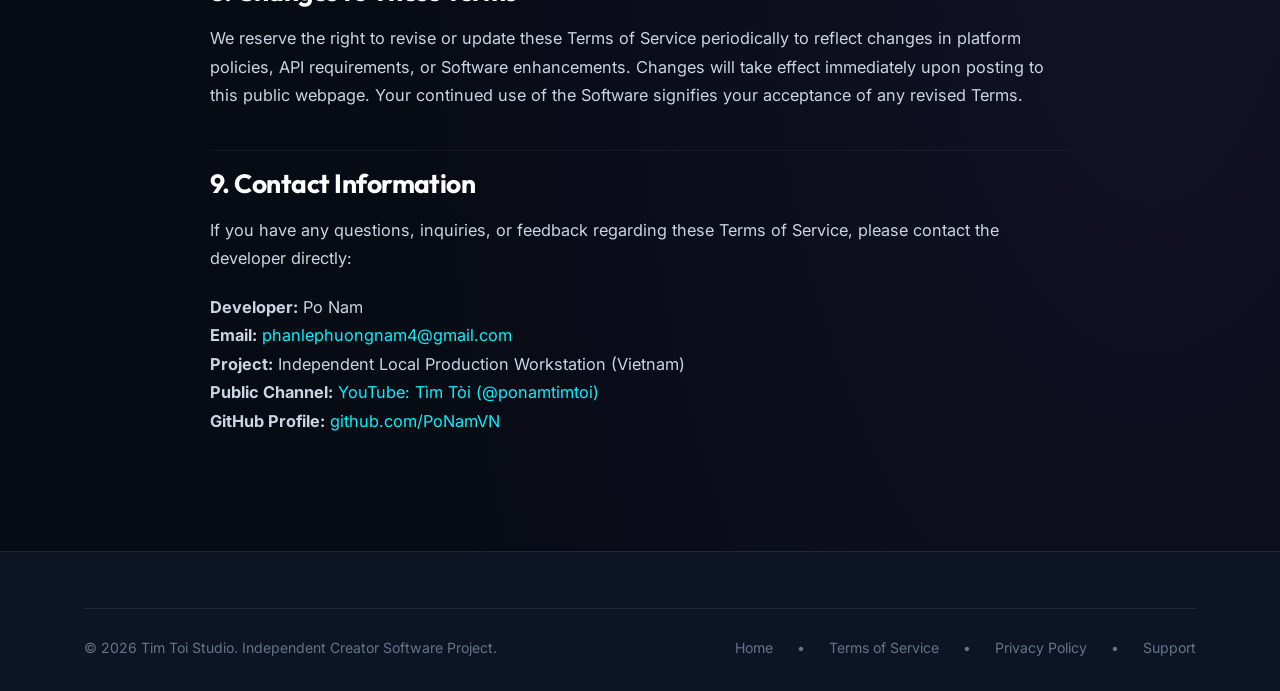
<file: terms.html>
<!DOCTYPE html>
<html lang="en">
<head>
  <meta charset="UTF-8">
  <meta name="viewport" content="width=device-width, initial-scale=1.0">
  <title>Terms of Service — Tim Toi Studio</title>
  <meta name="description" content="Terms of Service for Tim Toi Studio, an independent local Windows desktop tool for AI-assisted science Shorts production.">
  <link rel="preconnect" href="https://fonts.googleapis.com">
  <link rel="preconnect" href="https://fonts.gstatic.com" crossorigin>
  <link href="https://fonts.googleapis.com/css2?family=Inter:wght@400;500;600;700&family=Outfit:wght@600;700;800;900&display=swap" rel="stylesheet">
  <link rel="stylesheet" href="style.css">
  <meta property="og:title" content="Terms of Service — Tim Toi Studio">
  <meta property="og:description" content="Terms and conditions governing the use of Tim Toi Studio desktop software.">
</head>
<body>

  <!-- Site Navigation -->
  <header class="site-header">
    <div class="container nav-wrap">
      <a href="index.html" class="brand">
        <div class="brand-icon">T</div>
        <span>Tim Toi Studio</span>
        <span class="brand-badge">Terms</span>
      </a>
      <nav>
        <ul class="nav-links">
          <li><a href="index.html">Home</a></li>
          <li><a href="index.html#capabilities">Capabilities</a></li>
          <li><a href="terms.html" class="active">Terms of Service</a></li>
          <li><a href="privacy.html">Privacy Policy</a></li>
        </ul>
      </nav>
      <a href="privacy.html" class="nav-cta">
        <span>Privacy Policy</span>
        <span>&rarr;</span>
      </a>
    </div>
  </header>

  <main class="container">
    <article class="legal-wrapper">
      <header class="legal-header">
        <h1>Terms of Service</h1>
        <div class="legal-meta">
          <span>Effective Date: <strong>October 26, 2026</strong></span>
          <span>&bull;</span>
          <span>Version: <strong>1.2</strong></span>
          <span>&bull;</span>
          <span class="legal-badge">Independent Developer Software</span>
        </div>
      </header>

      <div class="legal-content">
        <div class="callout-box">
          <p>
            <strong>Summary:</strong> Tim Toi Studio is an independent, non-commercial creator tool designed for local execution on Windows 11. It provides automated research, scripting, local narration synthesis, video rendering, and API-based publishing assistance for educational science Shorts. By utilizing or deploying this software, you agree to these Terms.
          </p>
        </div>

        <h2>1. Nature of the Software and Independent Status</h2>
        <p>
          Tim Toi Studio ("the Software", "we", "us", or "our") is an independent software application developed and maintained by <strong>Po Nam</strong> ("Developer"), operating from Vietnam.
        </p>
        <p>
          Tim Toi Studio is not an incorporated enterprise, corporation, or public company, nor is it affiliated with, endorsed by, or sponsored by ByteDance Ltd., TikTok Inc., Alphabet Inc., Google LLC, or YouTube LLC. The Software is provided as a local personal productivity and video production workstation for independent educational creators.
        </p>

        <h2>2. Scope of Service &amp; Local Execution</h2>
        <p>
          The Software runs locally on the user's personal Windows computer. Its functionalities include:
        </p>
        <ul>
          <li>Assisting in scientific literature synthesis and educational claim verification.</li>
          <li>Generating video production scripts, storyboards, and visual assets.</li>
          <li>Synthesizing Vietnamese audio narration using local neural models (VieNeu-TTS).</li>
          <li>Rendering vertical video files (1080x1920) locally using FFmpeg.</li>
          <li>Connecting with authorized official developer APIs (Google YouTube Data API v3 and TikTok Content Posting API) to facilitate publishing with creator confirmation.</li>
        </ul>

        <h2>3. Acceptable Use Policy</h2>
        <p>
          You agree to use Tim Toi Studio exclusively for lawful, ethical, and educational purposes. You expressly agree that you will NOT use the Software to:
        </p>
        <ul>
          <li>Create, render, or distribute content that is defamatory, deceptive, fraudulent, obscene, harassing, or violent.</li>
          <li>Produce intentional scientific disinformation, medical falsehoods, or unverified hazardous claims.</li>
          <li>Infringe upon the intellectual property, copyright, patent, trademark, or privacy rights of any third party.</li>
          <li>Spam, mass-upload low-quality auto-generated content without human editorial oversight, or violate platform rate limits.</li>
          <li>Circumvent, reverse-engineer, or tamper with API authentication gates, scopes, or platform terms enforced by TikTok or YouTube.</li>
          <li>Bypass or falsify required platform labels indicating AI-generated media.</li>
        </ul>

        <h2>4. Platform Compliance &amp; Third-Party Rules</h2>
        <p>
          Tim Toi Studio interacts with third-party platform APIs. When utilizing these features, you must strictly comply with all applicable third-party agreements:
        </p>
        <ul>
          <li><strong>TikTok Developer Terms:</strong> You agree to abide by the <a href="https://developers.tiktok.com/doc/developer-terms-of-service/" target="_blank" rel="noopener">TikTok Developer Terms of Service</a> and the <a href="https://www.tiktok.com/community-guidelines" target="_blank" rel="noopener">TikTok Community Guidelines</a>.</li>
          <li><strong>YouTube Terms:</strong> You agree to abide by the <a href="https://www.youtube.com/t/terms" target="_blank" rel="noopener">YouTube Terms of Service</a> and <a href="https://developers.google.com/youtube/terms/api-services-terms-of-service" target="_blank" rel="noopener">YouTube API Services Terms of Service</a>.</li>
          <li><strong>AI Transparency:</strong> All users acknowledge that where required by platform policies, videos produced using AI synthesis must accurately preserve the <code>is_aigc: true</code> metadata flag and appropriate visual/audio disclosures.</li>
        </ul>

        <h2>5. Intellectual Property Rights</h2>
        <p>
          <strong>Your Content:</strong> You retain full copyright and ownership of your original video concepts, custom voice recordings, input prompts, and finished rendered video productions created with the assistance of the Software.
        </p>
        <p>
          <strong>Studio Assets:</strong> The original mascot designs, brand names ("Tìm Tòi"), channel identity, and proprietary compositing templates created specifically for the Tìm Tòi channel remain the intellectual property of Po Nam.
        </p>
        <p>
          <strong>Open Source &amp; Third-Party Components:</strong> Underlying libraries, neural voice weights, and utilities (such as Python, FFmpeg, SQLite, and VieNeu-TTS) remain governed by their respective open-source or developer licenses.
        </p>

        <h2>6. Disclaimer of Warranties ("AS IS")</h2>
        <div class="callout-box callout-warning">
          <p>
            TIM TOI STUDIO IS PROVIDED "AS IS" AND "AS AVAILABLE", WITHOUT WARRANTY OF ANY KIND, EXPRESS OR IMPLIED, INCLUDING BUT NOT LIMITED TO THE WARRANTIES OF MERCHANTABILITY, FITNESS FOR A PARTICULAR PURPOSE, AND NON-INFRINGEMENT.
          </p>
        </div>
        <p>
          The Developer does not guarantee that:
        </p>
        <ul>
          <li>The Software will meet all your creative or technical requirements.</li>
          <li>The operation of the Software will be uninterrupted, error-free, or entirely bug-free.</li>
          <li>Third-party platform APIs (TikTok or YouTube) will maintain continuous availability, unbroken rate limits, or permanent compatibility.</li>
          <li>Content submitted to third-party platforms will be accepted, published, or reach specific audience metrics.</li>
        </ul>

        <h2>7. Limitation of Liability</h2>
        <p>
          TO THE MAXIMUM EXTENT PERMITTED BY APPLICABLE LAW, IN NO EVENT SHALL THE DEVELOPER (PO NAM) BE LIABLE FOR ANY DIRECT, INDIRECT, INCIDENTAL, SPECIAL, CONSEQUENTIAL, OR PUNITIVE DAMAGES (INCLUDING BUT NOT LIMITED TO LOSS OF DATA, ACCOUNT SUSPENSION, API REVOCATION, LOST REVENUE, OR HARDWARE MALFUNCTION) ARISING FROM OR RELATED TO YOUR USE OF OR INABILITY TO USE THE SOFTWARE.
        </p>

        <h2>8. Changes to These Terms</h2>
        <p>
          We reserve the right to revise or update these Terms of Service periodically to reflect changes in platform policies, API requirements, or Software enhancements. Changes will take effect immediately upon posting to this public webpage. Your continued use of the Software signifies your acceptance of any revised Terms.
        </p>

        <h2>9. Contact Information</h2>
        <p>
          If you have any questions, inquiries, or feedback regarding these Terms of Service, please contact the developer directly:
        </p>
        <p>
          <strong>Developer:</strong> Po Nam<br>
          <strong>Email:</strong> <a href="mailto:phanlephuongnam4@gmail.com">phanlephuongnam4@gmail.com</a><br>
          <strong>Project:</strong> Independent Local Production Workstation (Vietnam)<br>
          <strong>Public Channel:</strong> <a href="https://www.youtube.com/@ponamtimtoi" target="_blank" rel="noopener">YouTube: Tìm Tòi (@ponamtimtoi)</a><br>
          <strong>GitHub Profile:</strong> <a href="https://github.com/PoNamVN" target="_blank" rel="noopener">github.com/PoNamVN</a>
        </p>
      </div>
    </article>
  </main>

  <!-- Site Footer -->
  <footer class="site-footer">
    <div class="container">
      <div class="footer-bottom">
        <div>
          &copy; 2026 Tim Toi Studio. Independent Creator Software Project.
        </div>
        <div class="footer-links-inline">
          <a href="index.html">Home</a>
          <span>&bull;</span>
          <a href="terms.html">Terms of Service</a>
          <span>&bull;</span>
          <a href="privacy.html">Privacy Policy</a>
          <span>&bull;</span>
          <a href="mailto:phanlephuongnam4@gmail.com">Support</a>
        </div>
      </div>
    </div>
  </footer>

</body>
</html>
</file>
<file: style.css>
/* Tim Toi Studio - Public Web Stylesheet
   Modern Sci-Tech Glassmorphism & High-Contrast Dark Theme
*/

:root {
  --bg-primary: #070b14;
  --bg-secondary: #0d1424;
  --bg-card: rgba(15, 23, 42, 0.75);
  --bg-card-hover: rgba(22, 34, 62, 0.85);
  --border-color: rgba(255, 255, 255, 0.08);
  --border-focus: rgba(0, 242, 254, 0.4);
  
  --accent-cyan: #00f2fe;
  --accent-blue: #4facfe;
  --accent-purple: #8b5cf6;
  --accent-emerald: #10b981;
  --accent-amber: #f59e0b;
  
  --text-primary: #f8fafc;
  --text-secondary: #94a3b8;
  --text-muted: #64748b;
  
  --gradient-brand: linear-gradient(135deg, #00f2fe 0%, #4facfe 50%, #8b5cf6 100%);
  --gradient-glow: radial-gradient(circle at 50% 0%, rgba(0, 242, 254, 0.15) 0%, transparent 60%);
  
  --shadow-sm: 0 2px 8px rgba(0, 0, 0, 0.4);
  --shadow-lg: 0 10px 30px -5px rgba(0, 0, 0, 0.6), 0 0 20px rgba(0, 242, 254, 0.1);
  --shadow-glow: 0 0 30px rgba(0, 242, 254, 0.25);
  
  --radius-sm: 8px;
  --radius-md: 14px;
  --radius-lg: 20px;
  --radius-full: 9999px;
  
  --font-sans: 'Inter', -apple-system, BlinkMacSystemFont, 'Segoe UI', Roboto, sans-serif;
  --font-display: 'Outfit', var(--font-sans);
}

*, *::before, *::after {
  box-sizing: border-box;
  margin: 0;
  padding: 0;
}

html {
  scroll-behavior: smooth;
  color-scheme: dark;
}

body {
  font-family: var(--font-sans);
  background-color: var(--bg-primary);
  color: var(--text-primary);
  line-height: 1.6;
  overflow-x: hidden;
  background-image: 
    radial-gradient(ellipse 80% 50% at 50% -20%, rgba(0, 242, 254, 0.12), transparent),
    radial-gradient(ellipse 60% 40% at 90% 80%, rgba(139, 92, 246, 0.08), transparent);
  min-height: 100vh;
  display: flex;
  flex-direction: column;
}

/* Typography */
h1, h2, h3, h4, .brand-logo {
  font-family: var(--font-display);
  font-weight: 700;
  color: #fff;
  letter-spacing: -0.02em;
}

h1 {
  font-size: clamp(2.25rem, 5vw, 3.75rem);
  line-height: 1.15;
}

h2 {
  font-size: clamp(1.75rem, 3.5vw, 2.5rem);
  line-height: 1.25;
  margin-bottom: 1rem;
}

h3 {
  font-size: 1.35rem;
  margin-bottom: 0.5rem;
}

p {
  color: var(--text-secondary);
  font-size: 1.05rem;
  margin-bottom: 1.25rem;
}

a {
  color: var(--accent-cyan);
  text-decoration: none;
  transition: all 0.2s ease;
}

a:hover {
  color: #fff;
  text-shadow: 0 0 10px rgba(0, 242, 254, 0.6);
}

/* Layout */
.container {
  width: 100%;
  max-width: 1160px;
  margin: 0 auto;
  padding: 0 1.5rem;
}

/* Navigation Header */
.site-header {
  position: sticky;
  top: 0;
  z-index: 100;
  background: rgba(7, 11, 20, 0.85);
  backdrop-filter: blur(16px);
  -webkit-backdrop-filter: blur(16px);
  border-bottom: 1px solid var(--border-color);
  padding: 1rem 0;
}

.nav-wrap {
  display: flex;
  align-items: center;
  justify-content: space-between;
}

.brand {
  display: flex;
  align-items: center;
  gap: 0.75rem;
  font-family: var(--font-display);
  font-size: 1.3rem;
  font-weight: 800;
  color: #fff;
}

.brand-icon {
  width: 38px;
  height: 38px;
  border-radius: var(--radius-sm);
  background: var(--gradient-brand);
  display: flex;
  align-items: center;
  justify-content: center;
  color: #070b14;
  font-weight: 900;
  font-size: 1.1rem;
  box-shadow: 0 0 15px rgba(0, 242, 254, 0.4);
}

.brand-badge {
  font-size: 0.75rem;
  padding: 0.2rem 0.55rem;
  border-radius: var(--radius-full);
  background: rgba(0, 242, 254, 0.12);
  border: 1px solid rgba(0, 242, 254, 0.3);
  color: var(--accent-cyan);
  font-weight: 600;
}

.nav-links {
  display: flex;
  align-items: center;
  gap: 1.75rem;
  list-style: none;
}

.nav-links a {
  color: var(--text-secondary);
  font-weight: 500;
  font-size: 0.95rem;
}

.nav-links a:hover,
.nav-links a.active {
  color: var(--accent-cyan);
}

.nav-cta {
  display: inline-flex;
  align-items: center;
  gap: 0.5rem;
  padding: 0.5rem 1.1rem;
  border-radius: var(--radius-full);
  background: rgba(255, 255, 255, 0.05);
  border: 1px solid var(--border-color);
  color: #fff;
  font-size: 0.9rem;
  font-weight: 600;
}

.nav-cta:hover {
  background: rgba(0, 242, 254, 0.15);
  border-color: var(--accent-cyan);
}

/* Hero Section */
.hero {
  padding: 5rem 0 3.5rem;
  text-align: center;
  position: relative;
}

.hero-pill {
  display: inline-flex;
  align-items: center;
  gap: 0.5rem;
  padding: 0.4rem 1.1rem;
  border-radius: var(--radius-full);
  background: rgba(0, 242, 254, 0.08);
  border: 1px solid rgba(0, 242, 254, 0.25);
  color: var(--accent-cyan);
  font-size: 0.85rem;
  font-weight: 600;
  margin-bottom: 1.5rem;
}

.hero-pill .dot {
  width: 8px;
  height: 8px;
  border-radius: 50%;
  background: var(--accent-emerald);
  box-shadow: 0 0 8px var(--accent-emerald);
}

.hero-title {
  max-width: 860px;
  margin: 0 auto 1.5rem;
}

.gradient-text {
  background: var(--gradient-brand);
  -webkit-background-clip: text;
  -webkit-text-fill-color: transparent;
  background-clip: text;
}

.hero-desc {
  max-width: 720px;
  margin: 0 auto 2.5rem;
  font-size: 1.2rem;
  color: var(--text-secondary);
}

.hero-actions {
  display: flex;
  justify-content: center;
  gap: 1rem;
  flex-wrap: wrap;
}

.btn {
  display: inline-flex;
  align-items: center;
  justify-content: center;
  gap: 0.6rem;
  padding: 0.85rem 1.75rem;
  border-radius: var(--radius-md);
  font-weight: 600;
  font-size: 1rem;
  cursor: pointer;
  transition: all 0.25s ease;
  border: none;
}

.btn-primary {
  background: var(--gradient-brand);
  color: #070b14;
  box-shadow: 0 4px 20px rgba(0, 242, 254, 0.35);
}

.btn-primary:hover {
  transform: translateY(-2px);
  box-shadow: 0 8px 30px rgba(0, 242, 254, 0.55);
  color: #070b14;
}

.btn-secondary {
  background: rgba(15, 23, 42, 0.8);
  border: 1px solid var(--border-color);
  color: #fff;
  backdrop-filter: blur(8px);
}

.btn-secondary:hover {
  border-color: var(--accent-cyan);
  background: rgba(22, 34, 62, 0.9);
  transform: translateY(-2px);
}

/* Feature Grid */
.section {
  padding: 4.5rem 0;
  border-top: 1px solid var(--border-color);
}

.section-header {
  text-align: center;
  max-width: 700px;
  margin: 0 auto 3rem;
}

.grid-3 {
  display: grid;
  grid-template-columns: repeat(auto-fit, minmax(320px, 1fr));
  gap: 1.75rem;
}

.grid-2 {
  display: grid;
  grid-template-columns: repeat(auto-fit, minmax(420px, 1fr));
  gap: 2rem;
}

.card {
  background: var(--bg-card);
  backdrop-filter: blur(12px);
  -webkit-backdrop-filter: blur(12px);
  border: 1px solid var(--border-color);
  border-radius: var(--radius-lg);
  padding: 2rem;
  transition: all 0.3s cubic-bezier(0.16, 1, 0.3, 1);
  display: flex;
  flex-direction: column;
}

.card:hover {
  transform: translateY(-4px);
  border-color: var(--border-focus);
  box-shadow: var(--shadow-lg);
  background: var(--bg-card-hover);
}

.card-icon {
  width: 48px;
  height: 48px;
  border-radius: var(--radius-md);
  background: rgba(0, 242, 254, 0.1);
  border: 1px solid rgba(0, 242, 254, 0.25);
  display: flex;
  align-items: center;
  justify-content: center;
  font-size: 1.5rem;
  margin-bottom: 1.25rem;
  color: var(--accent-cyan);
}

.card h3 {
  color: #fff;
  font-size: 1.25rem;
}

.card p {
  font-size: 0.98rem;
  margin-bottom: 0;
}

.card ul {
  list-style: none;
  margin-top: 1rem;
}

.card ul li {
  position: relative;
  padding-left: 1.4rem;
  font-size: 0.95rem;
  color: var(--text-secondary);
  margin-bottom: 0.6rem;
}

.card ul li::before {
  content: "✔";
  position: absolute;
  left: 0;
  color: var(--accent-emerald);
  font-size: 0.85rem;
  font-weight: bold;
}

/* Badge tags */
.tag-group {
  display: flex;
  flex-wrap: wrap;
  gap: 0.5rem;
  margin-top: 1.25rem;
}

.tag {
  font-size: 0.75rem;
  font-weight: 600;
  padding: 0.25rem 0.65rem;
  border-radius: var(--radius-sm);
  background: rgba(255, 255, 255, 0.05);
  border: 1px solid var(--border-color);
  color: var(--text-secondary);
}

.tag-cyan {
  color: var(--accent-cyan);
  background: rgba(0, 242, 254, 0.08);
  border-color: rgba(0, 242, 254, 0.25);
}

.tag-purple {
  color: var(--accent-purple);
  background: rgba(139, 92, 246, 0.08);
  border-color: rgba(139, 92, 246, 0.25);
}

/* Architecture / Pipeline Walkthrough */
.pipeline-flow {
  display: flex;
  flex-direction: column;
  gap: 1.25rem;
  margin-top: 2rem;
}

.flow-step {
  display: flex;
  align-items: flex-start;
  gap: 1.25rem;
  background: var(--bg-card);
  border: 1px solid var(--border-color);
  border-radius: var(--radius-md);
  padding: 1.25rem 1.5rem;
}

.step-num {
  width: 32px;
  height: 32px;
  border-radius: 50%;
  background: rgba(0, 242, 254, 0.15);
  border: 1px solid var(--accent-cyan);
  color: var(--accent-cyan);
  display: flex;
  align-items: center;
  justify-content: center;
  font-weight: 700;
  font-size: 0.9rem;
  flex-shrink: 0;
}

.step-content h4 {
  font-size: 1.05rem;
  color: #fff;
  margin-bottom: 0.25rem;
}

.step-content p {
  font-size: 0.92rem;
  margin-bottom: 0;
}

/* Document & Legal Content Styling (Terms & Privacy) */
.legal-wrapper {
  padding: 4rem 0 6rem;
  max-width: 860px;
  margin: 0 auto;
}

.legal-header {
  border-bottom: 1px solid var(--border-color);
  padding-bottom: 2rem;
  margin-bottom: 2.5rem;
}

.legal-meta {
  display: flex;
  flex-wrap: wrap;
  gap: 1.5rem;
  font-size: 0.9rem;
  color: var(--text-muted);
  margin-top: 0.75rem;
}

.legal-badge {
  color: var(--accent-cyan);
  font-weight: 600;
}

.legal-content h2 {
  margin-top: 2.5rem;
  padding-top: 1rem;
  font-size: 1.65rem;
  border-top: 1px solid rgba(255, 255, 255, 0.05);
}

.legal-content h3 {
  margin-top: 1.75rem;
  font-size: 1.2rem;
  color: #e2e8f0;
}

.legal-content p, .legal-content li {
  font-size: 1.02rem;
  line-height: 1.75;
  color: #cbd5e1;
}

.legal-content ul, .legal-content ol {
  padding-left: 1.5rem;
  margin-bottom: 1.5rem;
}

.legal-content li {
  margin-bottom: 0.6rem;
}

.callout-box {
  background: rgba(0, 242, 254, 0.05);
  border-left: 4px solid var(--accent-cyan);
  border-radius: var(--radius-sm);
  padding: 1.25rem 1.5rem;
  margin: 1.5rem 0;
}

.callout-box p {
  margin-bottom: 0;
  color: #e2e8f0;
  font-size: 0.96rem;
}

.callout-warning {
  background: rgba(245, 158, 11, 0.08);
  border-left-color: var(--accent-amber);
}

.callout-warning p {
  color: #fde68a;
}

/* Footer */
.site-footer {
  margin-top: auto;
  border-top: 1px solid var(--border-color);
  background: var(--bg-secondary);
  padding: 3.5rem 0 2rem;
}

.footer-top {
  display: grid;
  grid-template-columns: 2fr 1fr 1fr;
  gap: 3rem;
  margin-bottom: 3rem;
}

.footer-about p {
  max-width: 400px;
  font-size: 0.95rem;
}

.footer-col h4 {
  font-size: 1rem;
  color: #fff;
  margin-bottom: 1rem;
}

.footer-col ul {
  list-style: none;
}

.footer-col ul li {
  margin-bottom: 0.6rem;
}

.footer-col ul li a {
  color: var(--text-secondary);
  font-size: 0.92rem;
}

.footer-col ul li a:hover {
  color: var(--accent-cyan);
}

.footer-bottom {
  border-top: 1px solid var(--border-color);
  padding-top: 1.75rem;
  display: flex;
  align-items: center;
  justify-content: space-between;
  flex-wrap: wrap;
  gap: 1rem;
  font-size: 0.88rem;
  color: var(--text-muted);
}

.footer-links-inline {
  display: flex;
  gap: 1.5rem;
}

.footer-links-inline a {
  color: var(--text-muted);
}

.footer-links-inline a:hover {
  color: var(--accent-cyan);
}

/* Responsive adjustments */
@media (max-width: 768px) {
  .nav-links {
    display: none;
  }
  
  .footer-top {
    grid-template-columns: 1fr;
    gap: 2rem;
  }
  
  .grid-2 {
    grid-template-columns: 1fr;
  }
  
  .hero {
    padding: 3.5rem 0 2rem;
  }
}
</file>
